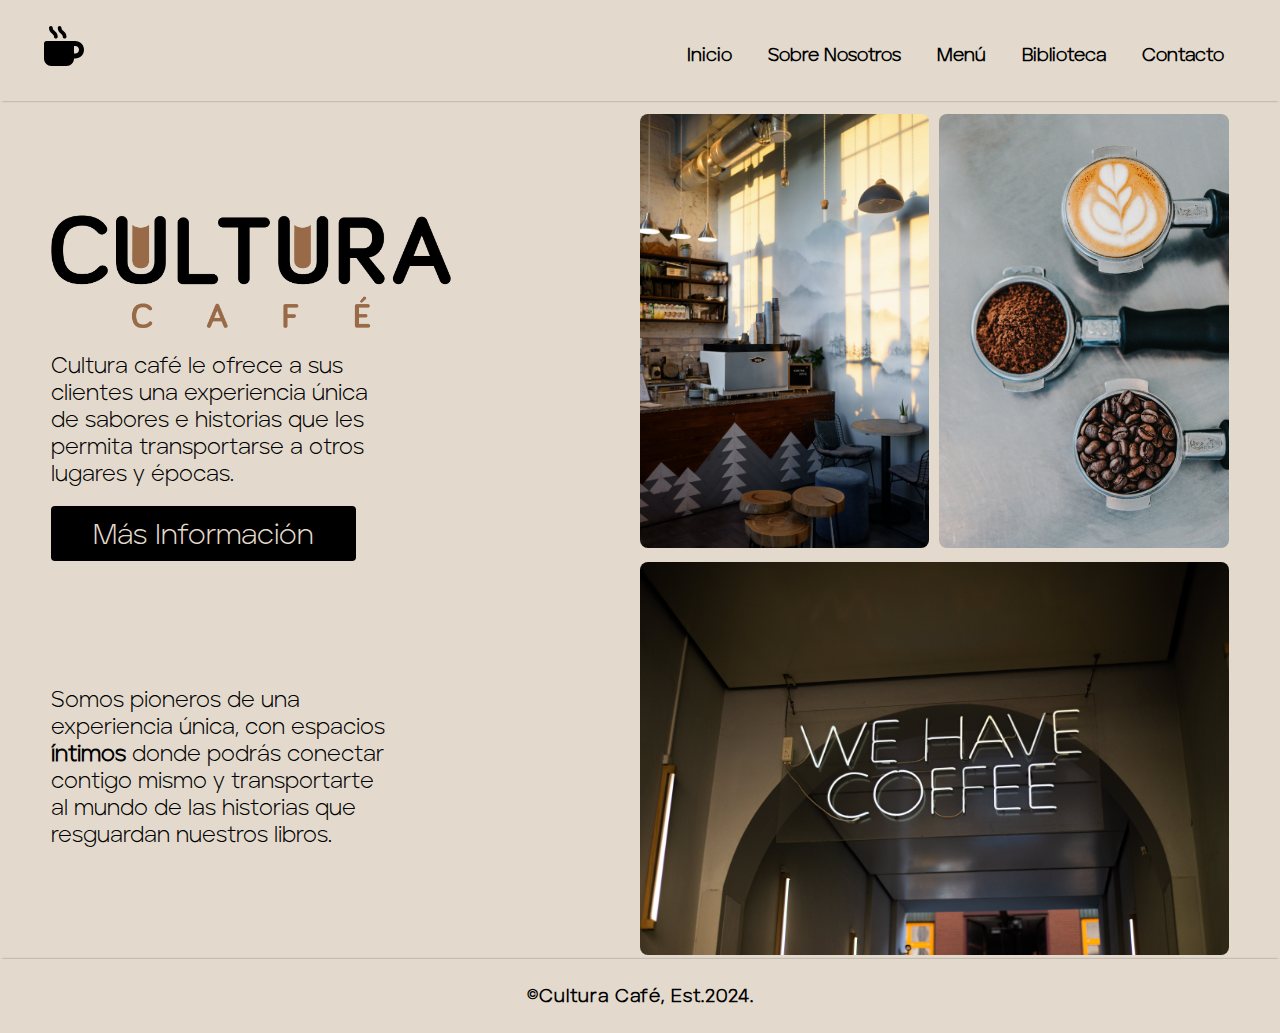
<file: candanoza/CulturaCafe/index.html>
<!DOCTYPE html>
<html lang="en">
<head>
    <meta charset="UTF-8">
    <meta name="viewport" content="width=device-width, initial-scale=1.0">
    <link rel="stylesheet" href="assets/css/styles.css">
    <link rel="preconnect" href="https://fonts.googleapis.com">
    <link rel="preconnect" href="https://fonts.gstatic.com" crossorigin>
    <link href="https://fonts.googleapis.com/css2?family=Roboto:wght@300&display=swap" rel="stylesheet">
    <link rel="stylesheet" href="https://cdnjs.cloudflare.com/ajax/libs/font-awesome/6.4.2/css/all.min.css">
    <link rel="icon" type="image/png" href="assets/mug-hot-solid.svg">
    <title>Cultura Cafe</title>
</head>
<body>
    <header>
        <nav>
            <ul>
                <li id="logo"><img src="assets/mug-hot-solid.svg" alt="" id="logonav"></li>
                <li><a href="index.html">Inicio</a></li>
                <li><a href="aboutus.html">Sobre Nosotros</a></li>
                <li><a href="menu.html">Menú</a></li>
                <li><a href="library.html">Biblioteca</a></li>
                <li><a href="contacto.html">Contacto</a></li>
            </ul>
        </nav>
    </header>
    <main>
        <div id="titulo">
            <section>
                <img src="assets/img/cultura cafe SF.png" alt="Cultura Café Logo" id="culturalogo">
                <p>Cultura café le ofrece a sus clientes una experiencia única de sabores e historias que les permita transportarse a otros lugares y épocas.</p>
                <br>
                <button><a href="aboutus.html">Más Información</a></button>                
            </section>
            <p id="p2">
                Somos pioneros de una experiencia única, con espacios <b>íntimos</b> donde podrás conectar contigo mismo y transportarte al mundo de las historias que resguardan nuestros libros.
            </p>
        </div>
        <div id="bentogrid">
            <div><img src="assets/img/new/pexels-ksenia-chernaya-3951751.jpg" alt=""></div>            
            <div><img src="assets/img/new/nathan-dumlao-Y3AqmbmtLQI-unsplash.jpg" alt=""></div>
            <div><img src="assets/img/new/pexels-sonya-taraban-4796740.jpg" alt=""></div>
        </div>
    </main>
    <footer>
        &copy;Cultura Café, Est.2024.
    </footer>
</body>
</html>
</file>
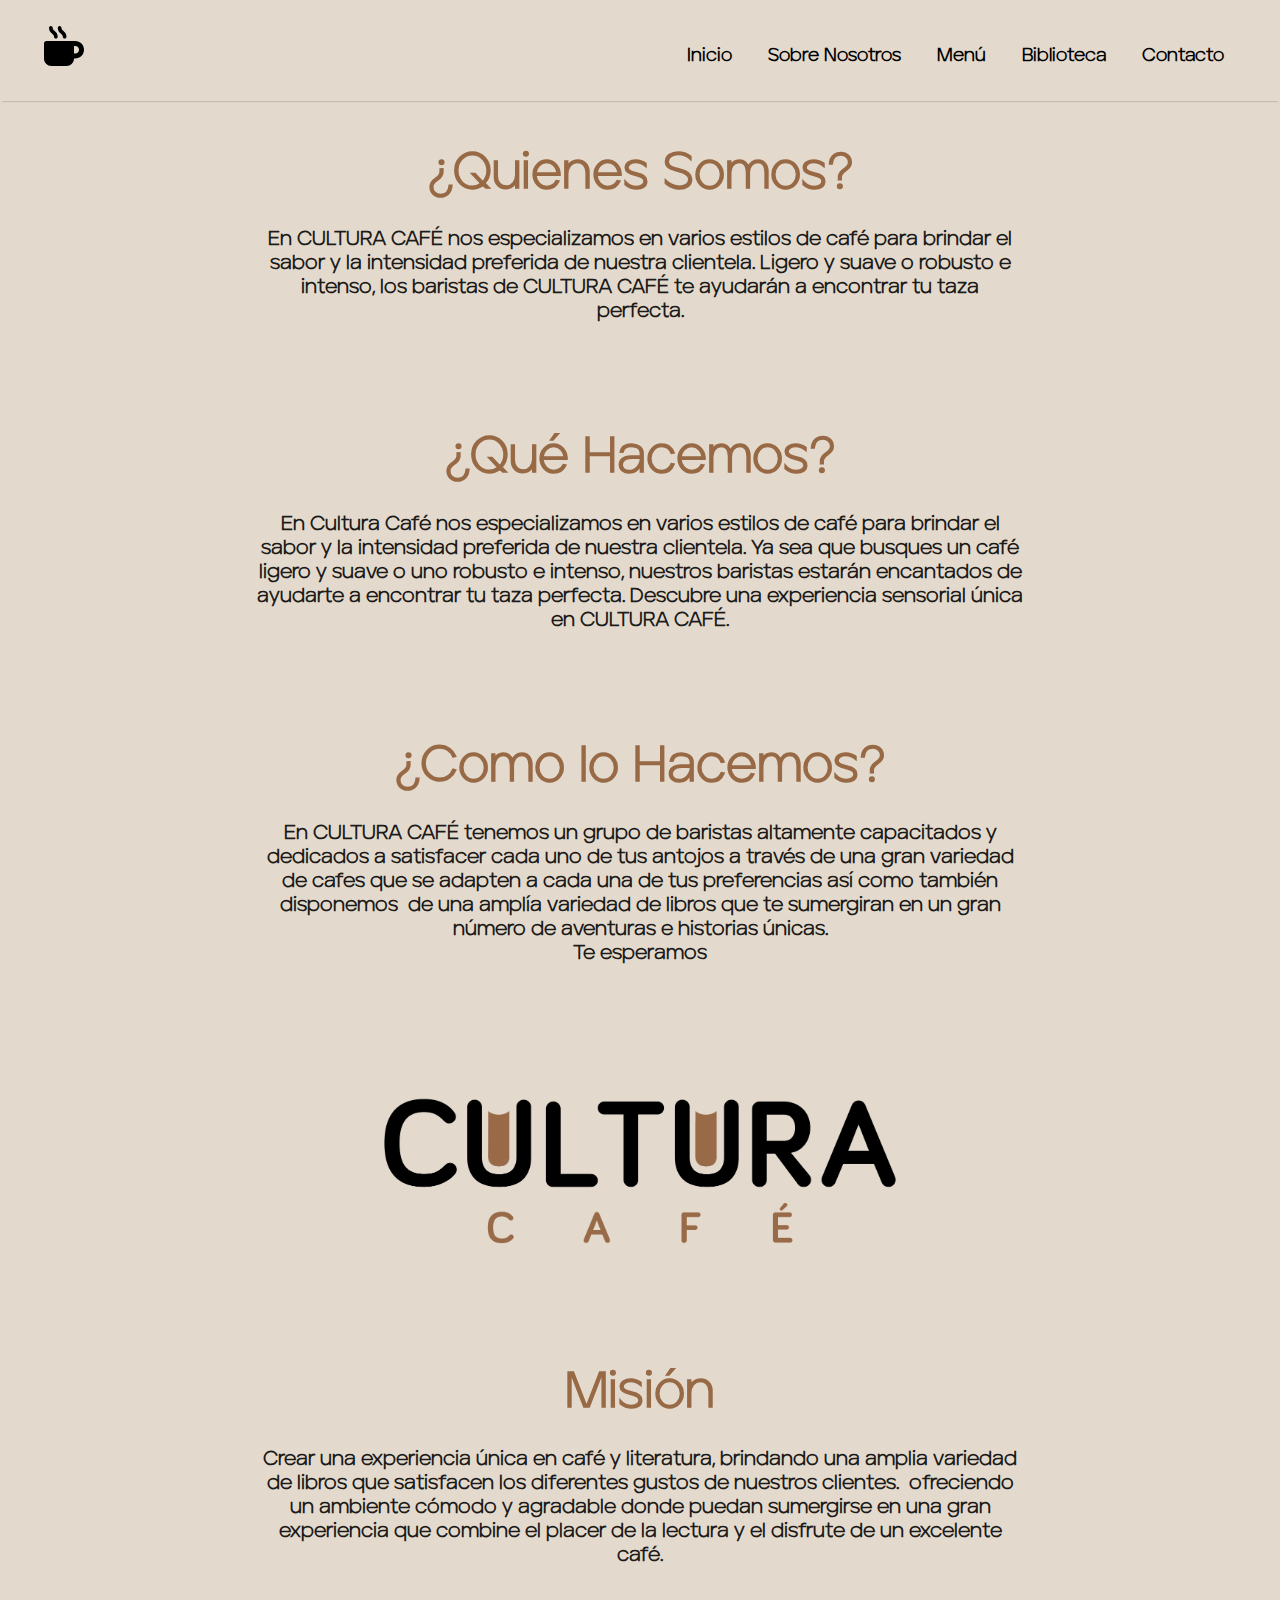
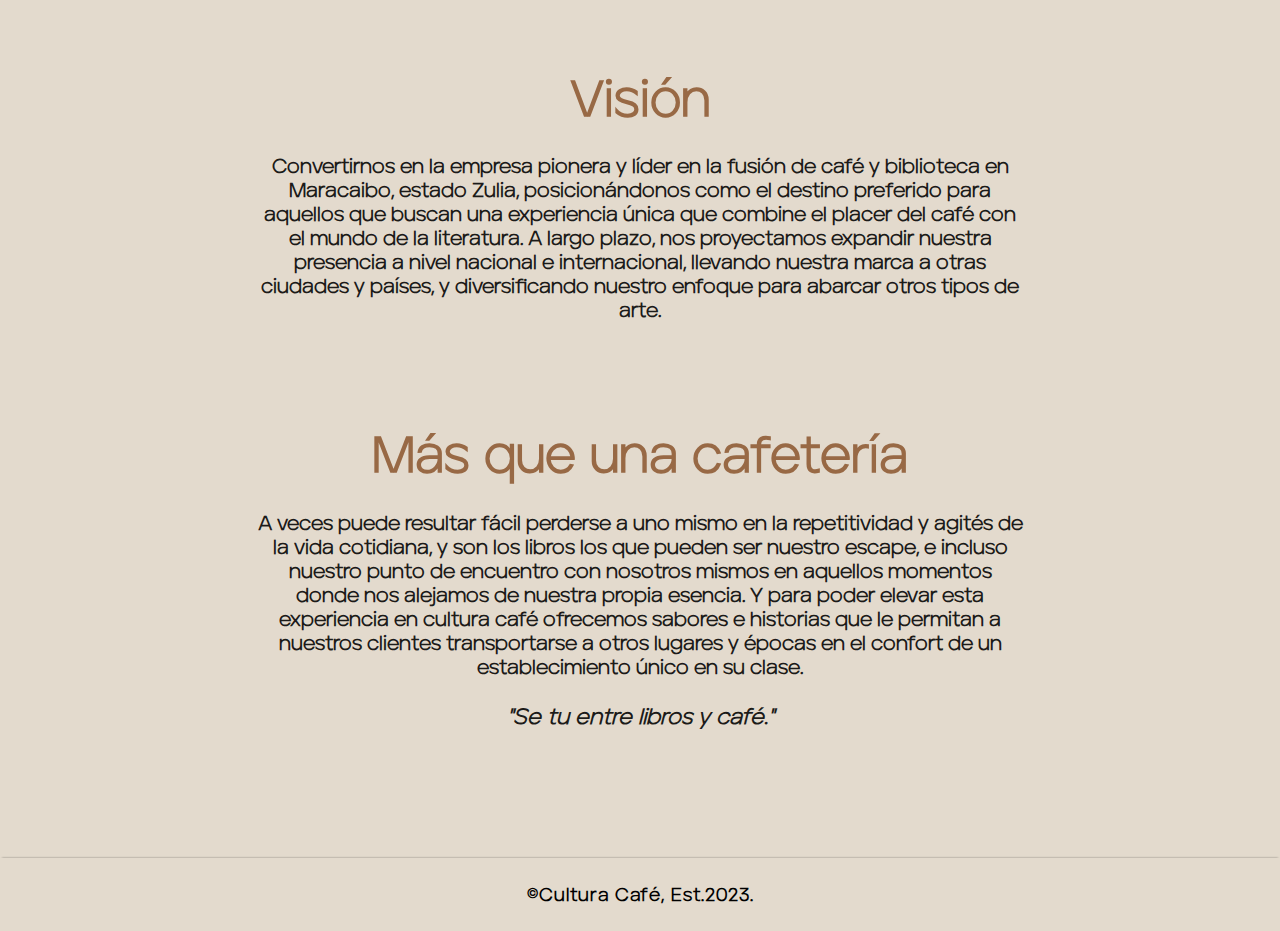
<file: candanoza/CulturaCafe/aboutus.html>
<!DOCTYPE html>
<html lang="en">
<head>
    <meta charset="UTF-8">
    <meta name="viewport" content="width=device-width, initial-scale=1.0">
    <link rel="stylesheet" href="assets/css/styles_aboutus.css">
    <link rel="preconnect" href="https://fonts.googleapis.com">
    <link rel="preconnect" href="https://fonts.gstatic.com" crossorigin>
    <link href="https://fonts.googleapis.com/css2?family=Roboto:wght@300&display=swap" rel="stylesheet">
    <link rel="stylesheet" href="https://cdnjs.cloudflare.com/ajax/libs/font-awesome/6.4.2/css/all.min.css">
    <link rel="icon" type="image/png" href="assets/mug-hot-solid.svg">
    <title>Cultura Café | Sobre Nosotros</title>
</head>
<body>
    <header>
        <nav>
            <ul>
                <li id="logo"><img src="assets/mug-hot-solid.svg" alt="" id="logonav"></li>
                <li><a href="index.html">Inicio</a></li>
                <li><a href="aboutus.html">Sobre Nosotros</a></li>
                <li><a href="menu.html">Menú</a></li>
                <li><a href="library.html">Biblioteca</a></li>
                <li><a href="contacto.html">Contacto</a></li>
            </ul>
        </nav>
    </header>
    <main>
        <div id="nosotros-cultura">
            <h1>¿Quienes Somos?</h1>
            <p>En CULTURA CAFÉ nos especializamos en varios estilos de café para brindar el sabor y la intensidad preferida de nuestra clientela. Ligero y suave o robusto e intenso, los baristas de CULTURA CAFÉ te ayudarán a encontrar tu taza perfecta.</p>
            <br><br>
            <h1>¿Qué Hacemos?</h1>
            <p>En Cultura Café nos especializamos en varios estilos de café para brindar el sabor y la intensidad preferida de nuestra clientela. Ya sea que busques un café ligero y suave o uno robusto e intenso, nuestros baristas estarán encantados de ayudarte a encontrar tu taza perfecta. Descubre una experiencia sensorial única en CULTURA CAFÉ.</p>
            <br><br>
            <h1>¿Como lo Hacemos?</h1>
            <p>En CULTURA CAFÉ tenemos un grupo de baristas altamente capacitados y dedicados a satisfacer cada uno de tus antojos a través de una gran variedad de cafes que se adapten a cada una de tus preferencias así como también disponemos  de una amplía variedad de libros que te sumergiran en un gran número de aventuras e historias únicas. 
            <br>Te esperamos</p>
        </div>
        <div id="imagenaboutus">
            <img src="assets/img/cultura cafe SF.png" alt="">
        </div>
        <div id="nosotros-cultura">
            <h1>Misión</h1>
            <p>Crear una experiencia única en café y literatura, brindando una amplia variedad de libros que satisfacen los diferentes gustos de nuestros clientes.  ofreciendo un ambiente cómodo y agradable donde puedan sumergirse en una gran experiencia que combine el placer de la lectura y el disfrute de un excelente café.</p>
            <br><br>
            <h1>Visión</h1>
            <p>Convertirnos en la empresa pionera y líder en la fusión de café y biblioteca en Maracaibo, estado Zulia, posicionándonos como el destino preferido para aquellos que buscan una experiencia única que combine el placer del café con el mundo de la literatura. A largo plazo, nos proyectamos expandir nuestra presencia a nivel nacional e internacional, llevando nuestra marca a otras ciudades y países, y diversificando nuestro enfoque para abarcar otros tipos de arte.</p>
            <br><br>
            <h1>Más que una cafetería</h1>
            <p>A veces puede resultar fácil perderse a uno mismo en la repetitividad y agités de la vida cotidiana, y son los libros los que pueden ser nuestro escape, e incluso nuestro punto de encuentro con nosotros mismos en aquellos momentos donde nos alejamos de nuestra propia esencia. Y para poder elevar esta experiencia en cultura café ofrecemos sabores e historias que le permitan a nuestros clientes transportarse a otros lugares y épocas en el confort de un establecimiento único en su clase. <br><br>
            <i style="font-size: 22px;">"Se tu entre libros y café."</i></p>
        </div>
    </main>
    <footer>
        &copy;Cultura Café, Est.2023.
    </footer>
</body>
</html>
</file>
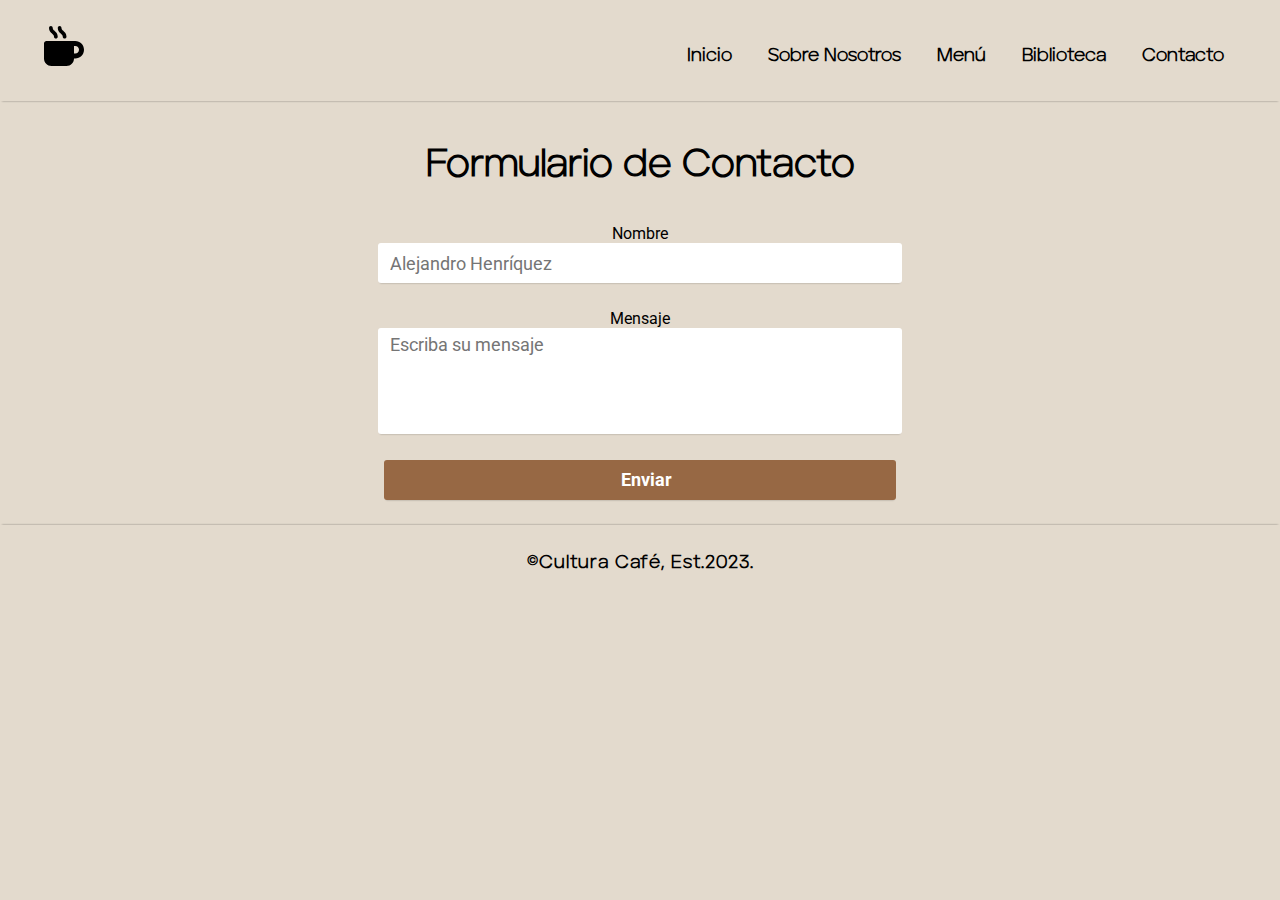
<file: candanoza/CulturaCafe/contacto.html>
<!DOCTYPE html>
<html lang="en">
<head>
    <meta charset="UTF-8">
    <meta name="viewport" content="width=device-width, initial-scale=1.0">
    <link rel="stylesheet" href="assets/css/stylesform.css">
    <link rel="preconnect" href="https://fonts.googleapis.com">
    <link rel="preconnect" href="https://fonts.gstatic.com" crossorigin>
    <link href="https://fonts.googleapis.com/css2?family=Roboto:wght@300&display=swap" rel="stylesheet">
    <link rel="stylesheet" href="https://cdnjs.cloudflare.com/ajax/libs/font-awesome/6.4.2/css/all.min.css">
    <link rel="icon" type="image/png" href="assets/mug-hot-solid.svg">
    <title>Cultura Cafe</title>
</head>
<body>
    <header>
        <nav>
            <ul>
                <li id="logo"><img src="assets/mug-hot-solid.svg" alt="" id="logonav"></li>
                <li><a href="index.html">Inicio</a></li>
                <li><a href="aboutus.html">Sobre Nosotros</a></li>
                <li><a href="menu.html">Menú</a></li>
                <li><a href="library.html">Biblioteca</a></li>
                <li><a href="contacto.html">Contacto</a></li>
            </ul>
        </nav>
    </header>
    <main>
        <h2>Formulario de Contacto</h2>
    </main>
    <form id="formulariocontacto" onsubmit="return enviarWhatsApp(event)">
        <label for="nombre">Nombre</label>
        <input placeholder="Alejandro Henríquez" type="text" id="nombre" name="nombre" >

        <label for="mensaje">Mensaje</label>
        <textarea placeholder="Escriba su mensaje" name="mensaje" id="mensaje" cols="30" rows="10" ></textarea>

        <input class="btn" type="submit" value="Enviar">
        <div class="overlay">
            <div class="spinner"></div>
        </div>
    </form>

    <footer>
        &copy;Cultura Café, Est.2023.
    </footer>
 
    <script src="assets/js/whatsApp.js"></script>
</body>
</html>
</file>
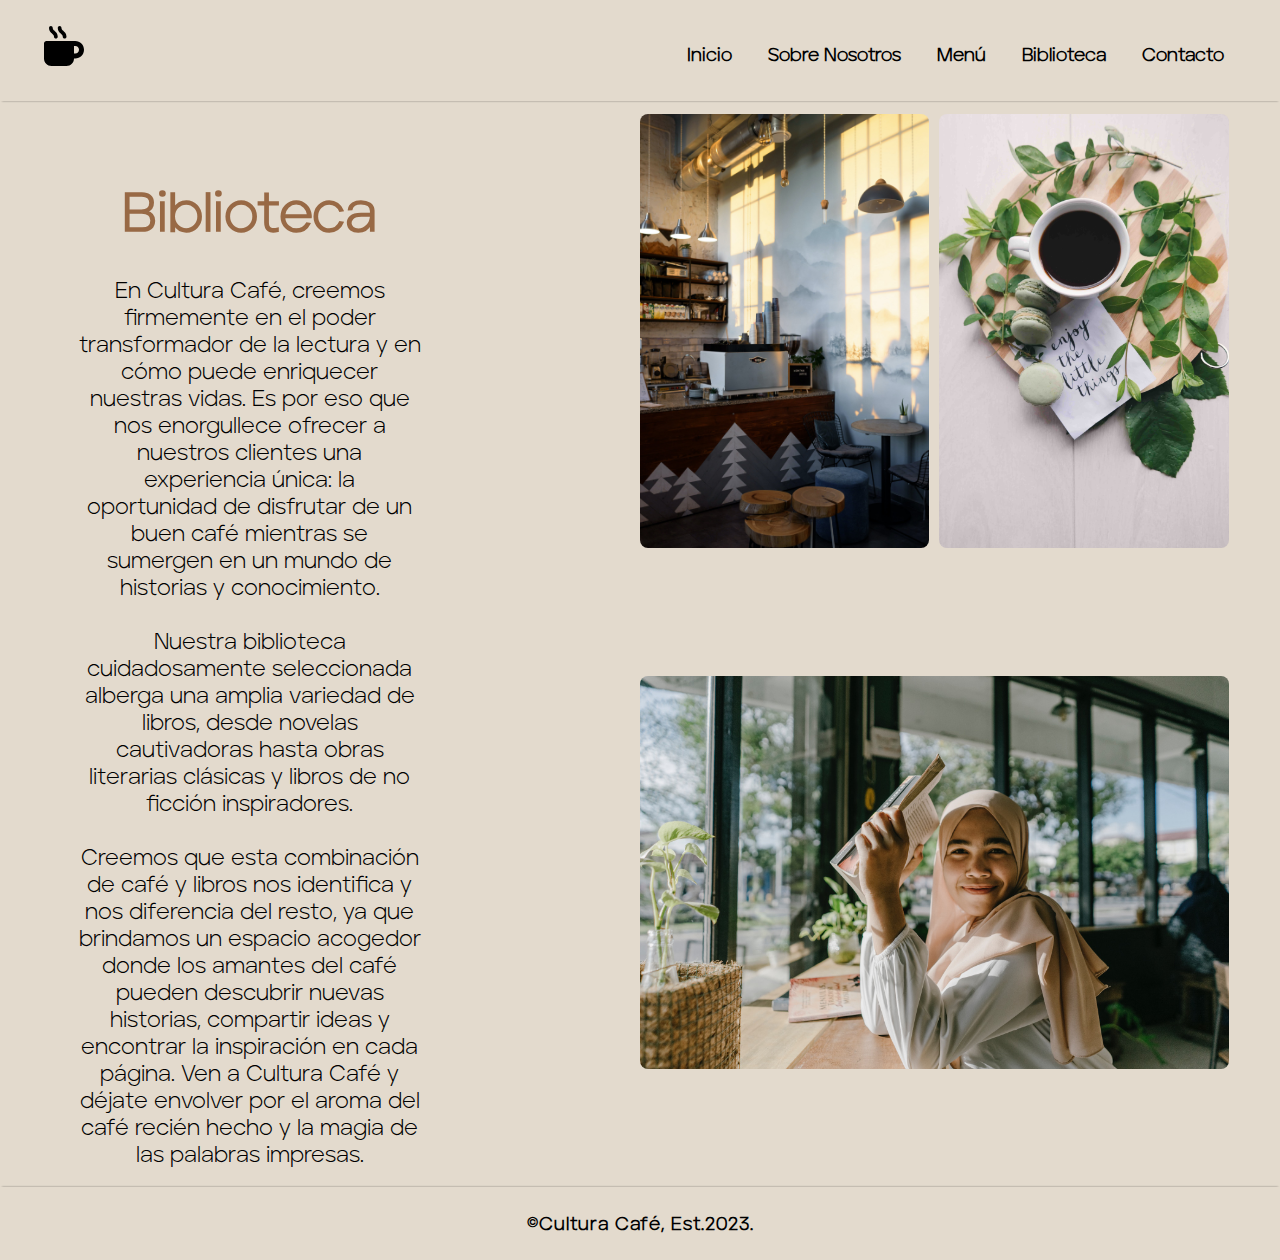
<file: candanoza/CulturaCafe/library.html>
<!DOCTYPE html>
<html lang="en">
<head>
    <meta charset="UTF-8">
    <meta name="viewport" content="width=device-width, initial-scale=1.0">
    <link rel="stylesheet" href="assets/css/styleslibrary.css">
    <link rel="preconnect" href="https://fonts.googleapis.com">
    <link rel="preconnect" href="https://fonts.gstatic.com" crossorigin>
    <link href="https://fonts.googleapis.com/css2?family=Roboto:wght@300&display=swap" rel="stylesheet">
    <link rel="stylesheet" href="https://cdnjs.cloudflare.com/ajax/libs/font-awesome/6.4.2/css/all.min.css">
    <link rel="icon" type="image/png" href="assets/mug-hot-solid.svg">
    <title>Cultura Cafe</title>
</head>
<body>
    <header>
        <nav>
            <ul>
                <li id="logo"><img src="assets/mug-hot-solid.svg" alt="" id="logonav"></li>
                <li><a href="index.html">Inicio</a></li>
                <li><a href="aboutus.html">Sobre Nosotros</a></li>
                <li><a href="menu.html">Menú</a></li>
                <li><a href="library.html">Biblioteca</a></li>
                <li><a href="contacto.html">Contacto</a></li>
            </ul>
        </nav>
    </header>
    <main>
        <div id="titulo">
            <section><!-- 
                <img src="assets/img/cultura cafe SF.png" alt="Cultura Café Logo" id="culturalogo"> -->
                <h1>Biblioteca</h1>
                <p style="text-align: center;">En Cultura Café, creemos firmemente en el poder transformador de la lectura y en cómo puede enriquecer nuestras vidas. Es por eso que nos enorgullece ofrecer a nuestros clientes una experiencia única: la oportunidad de disfrutar de un buen café mientras se sumergen en un mundo de historias y conocimiento. <br><br> Nuestra biblioteca cuidadosamente seleccionada alberga una amplia variedad de libros, desde novelas cautivadoras hasta obras literarias clásicas y libros de no ficción inspiradores. <br><br> Creemos que esta combinación de café y libros nos identifica y nos diferencia del resto, ya que brindamos un espacio acogedor donde los amantes del café pueden descubrir nuevas historias, compartir ideas y encontrar la inspiración en cada página. Ven a Cultura Café y déjate envolver por el aroma del café recién hecho y la magia de las palabras impresas.</p>
                <br>              
            </section>
        </div>
        <div id="bentogrid">
            <div><img src="assets/img/new/pexels-ksenia-chernaya-3951751.jpg" alt=""></div>            
            <div><img src="assets/img/new/brigitte-tohm-EAay7Aj4jbc-unsplash.jpg" alt=""></div>
            <div><img src="assets/img/new/umar-ben-ZGQKW-nIW8o-unsplash.jpg" alt=""></div>
        </div>
    </main>
    <footer>
        &copy;Cultura Café, Est.2023.
    </footer>
</body>
</html>
</file>
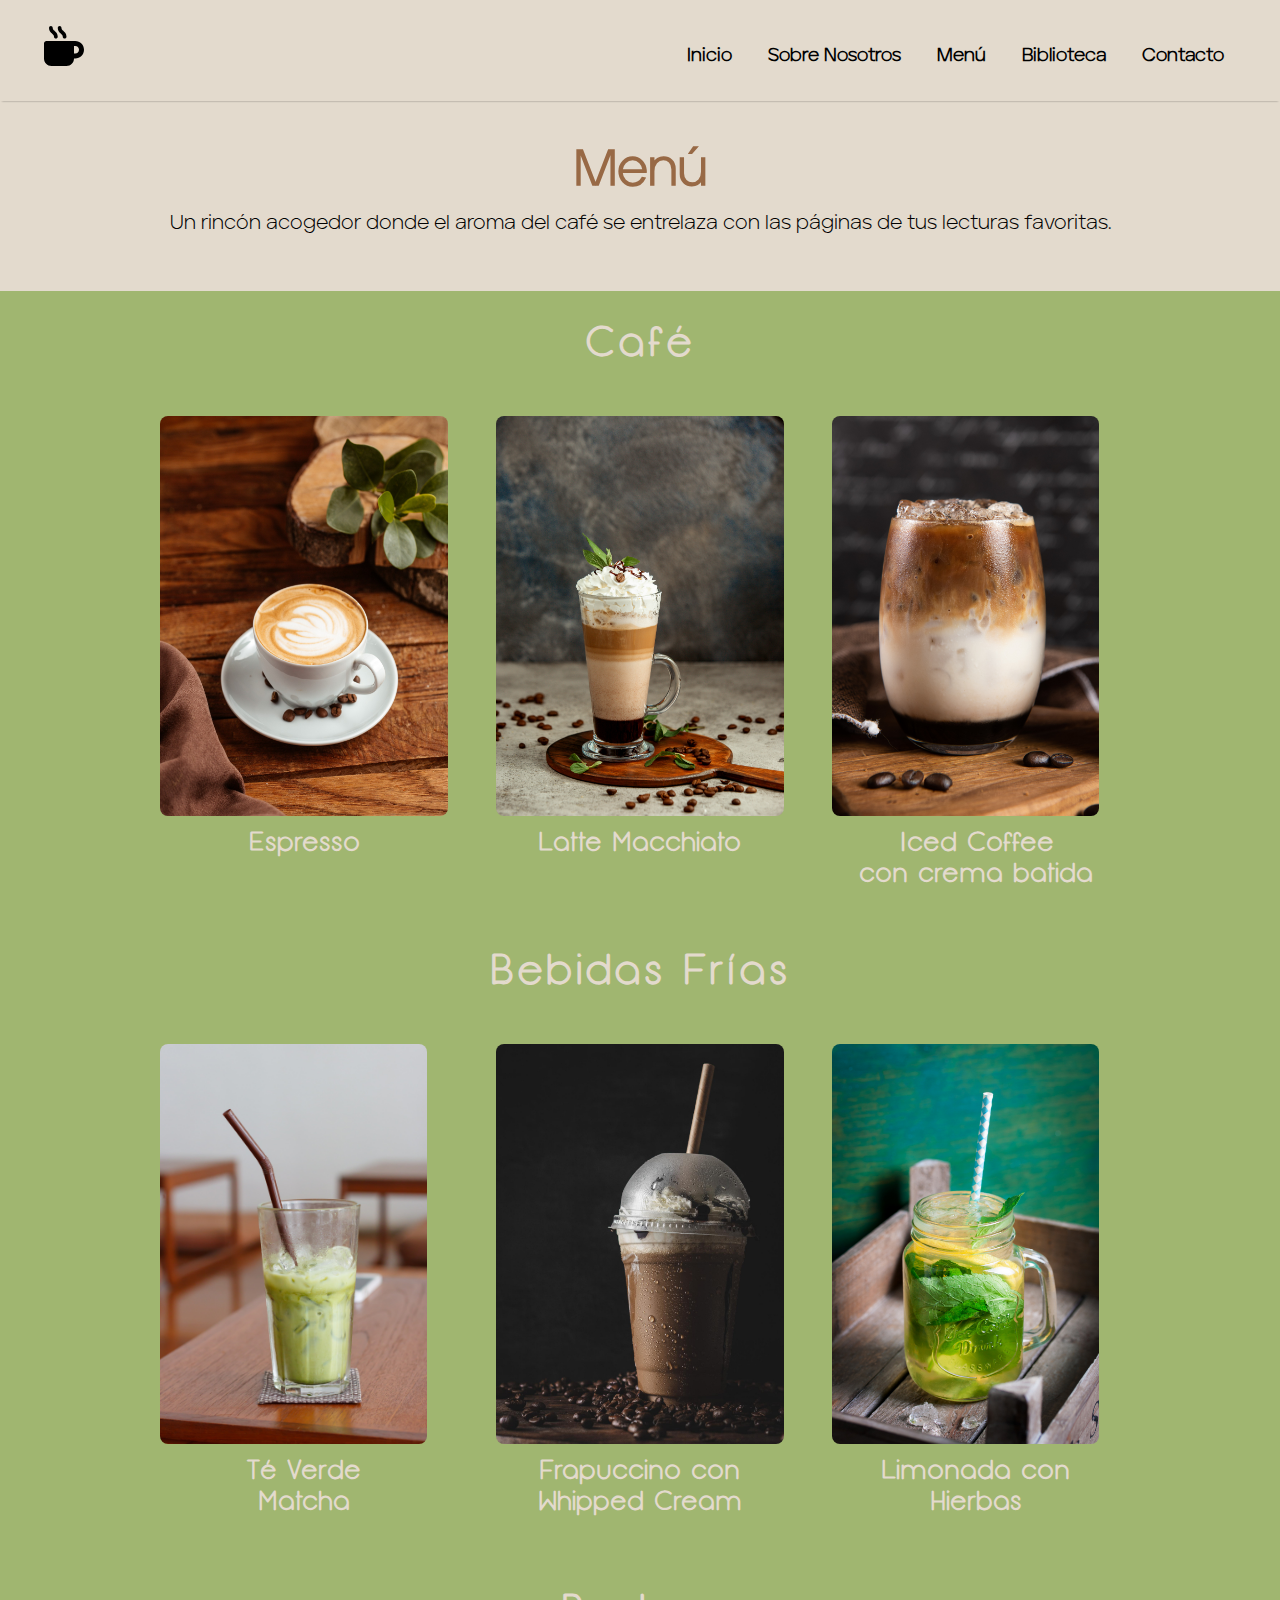
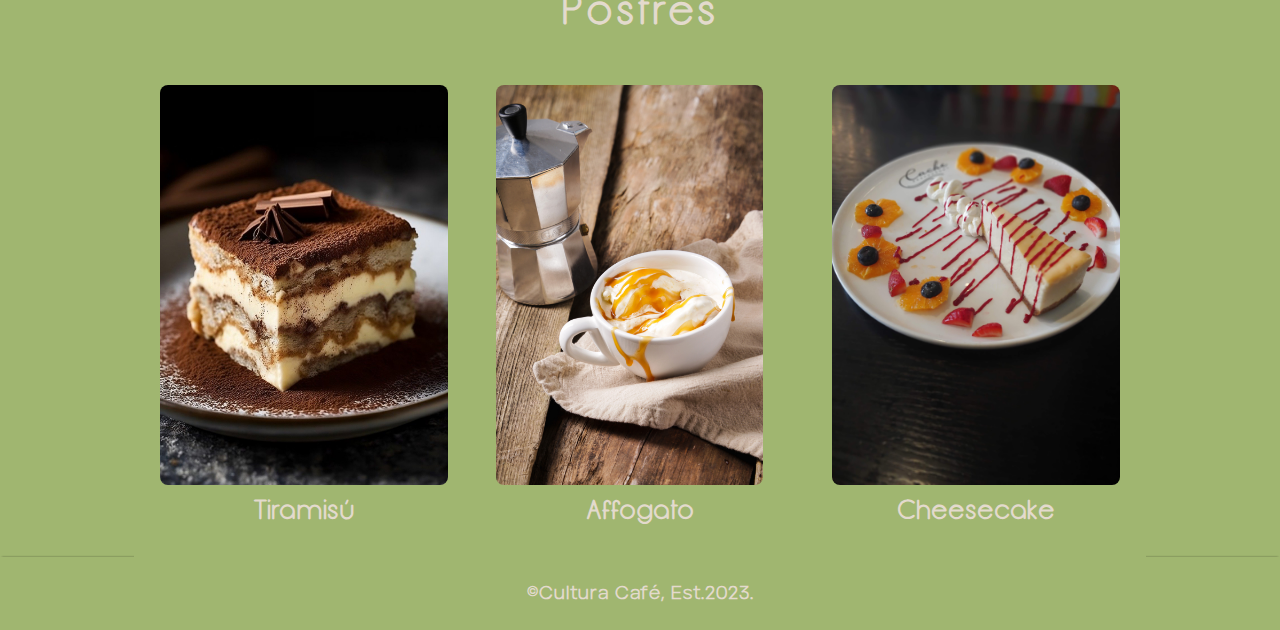
<file: candanoza/CulturaCafe/menu.html>
<!DOCTYPE html>
<html lang="en">
<head>
    <meta charset="UTF-8">
    <meta name="viewport" content="width=device-width, initial-scale=1.0">
    <link rel="stylesheet" href="assets/css/stylesmenu.css">
    <link rel="preconnect" href="https://fonts.googleapis.com">
    <link rel="preconnect" href="https://fonts.gstatic.com" crossorigin>
    <link href="https://fonts.googleapis.com/css2?family=Roboto:wght@300&display=swap" rel="stylesheet">
    <link rel="stylesheet" href="https://cdnjs.cloudflare.com/ajax/libs/font-awesome/6.4.2/css/all.min.css"> 
    <link rel="icon" type="image/png" href="assets/mug-hot-solid.svg">
    <title>Cultura Café | Menú</title>
</head>
<body>
    <header>
        <nav>
            <ul>
                <li id="logo"><img src="assets/mug-hot-solid.svg" alt="" id="logonav"></li>
                <li><a href="index.html">Inicio</a></li>
                <li><a href="aboutus.html">Sobre Nosotros</a></li>
                <li><a href="menu.html">Menú</a></li>
                <li><a href="library.html">Biblioteca</a></li>
                <li><a href="contacto.html">Contacto</a></li>
            </ul>
        </nav>
    </header>
    <main>
        <div id="header-menu">
            <h1>Menú</h1>
            <p>Un rincón acogedor donde el aroma del café se entrelaza con las páginas de tus lecturas favoritas.</p>
        </div>
        <div id="menu">
            <h2>Café</h2>
            <div id="cafes">
                <div>
                    <div class="menu-item">
                        <img id="cafeimg" src="assets/img/new/top-view-hot-espresso-with-brown-coffee-seeds-brown-wooden-desk-coffee-cup-drink.jpg" alt="">
                        <div class="overlay">
                            <p class="description">Un café intenso y concentrado con un sabor rico y robusto. Disfruta de la esencia pura del café en cada sorbo.</p>
                        </div>
                    </div>
                    <h3>Espresso</h3>
                </div>
                <div>
                    <div class="menu-item">
                        <img id="cafeimg" src="assets/img/new/cup-three-layered-coffee-dark.jpg" alt="">
                        <div class="overlay">
                            <p class="description">Una deliciosa combinación de espresso suave y leche vaporizada, coronada con una suave capa de espuma de leche. Disfruta de un equilibrio perfecto entre el café y la leche.</p>
                        </div>
                    </div>
                    <h3>Latte Macchiato</h3>
                </div>
                <div>
                    <div class="menu-item">
                        <img id="cafeimg" src="assets/img/new/iced-coffee-with-whipped-cream.jpg" alt="">
                    <div class="overlay">
                        <p class="description">Un café refrescante y helado acompañado de crema batida. La combinación perfecta para combatir el calor con un toque dulce.</p>
                    </div>
                    </div>
                    <h3>Iced Coffee <br> con crema batida</h3>
                </div>
            </div>
            <h2>Bebidas Frías</h2>
            <div id="bebidas">
                <div>
                    <div class="menu-item">
                        <img class="cafeimg" src="assets/img/new/green-tea-1718738_1920.jpg" alt="">
                        <div class="overlay">
                            <p class="description">Un té verde de alta calidad mezclado con matcha en polvo, que ofrece un sabor suave y lleno de antioxidantes. Disfruta de una bebida calmante y revitalizante.</p>
                        </div>
                    </div>
                    <h3>Té Verde <br> Matcha</h3>
                </div>
                <div>
                    <div class="menu-item">
                        <img class="cafeimg" src="assets/img/new/vertical-closeup-plastic-cup-cold-coffee-with-vanilla-cream.jpg" alt="">
                        <div class="overlay">
                            <p class="description">Una irresistible mezcla de café helado, leche y hielo, coronada con una generosa capa de whipped cream (crema batida). Un placer cremoso y refrescante que satisfará tus antojos.</p>
                        </div>
                    </div>
                    <h3>Frapuccino con <br> Whipped Cream</h3>
                </div>
                <div>
                    <div class="menu-item">
                        <img class="cafeimg" src="assets/img/new/lemonade.jpg" alt="">
                        <div class="overlay">
                            <p class="description">Una refrescante limonada infusionada con hierbas frescas, que combina el sabor cítrico del limón con notas herbales. Una bebida vigorizante y llena de sabor.</p>
                        </div>
                    </div>
                    <h3>Limonada con Hierbas</h3>
                </div>
            </div>
            <h2 style="margin-top: 3%;">Postres</h2>
            <div id="postres">
                <div>
                    <div class="menu-item">
                        <img class="cafeimg" src="assets/img/new/cake-8342822_1280.jpg" alt="">
                        <div class="overlay">
                            <p class="description">Una obra maestra italiana que combina capas de bizcocho esponjoso empapado en café aromático, con una delicada crema de mascarpone y un toque de cacao en polvo. El equilibrio perfecto entre el dulce y el amargo te deleita.</p>
                        </div>
                    </div>
                    <h3>Tiramisú</h3>
                </div>
                <div>
                    <div class="menu-item">
                        <img class="cafeimg" src="assets/img/new/affogato-coffee-with-ice-cream-cup.jpg" alt="">
                        <div class="overlay">
                            <p class="description">Una experiencia cremosa donde se fusionan el café espresso y el helado de vainilla. El cálido y robusto sabor del café se mezcla con la suavidad y dulzura del helado, creando una combinación irresistible</p>
                        </div>
                    </div>
                    <h3>Affogato</h3>
                </div>
                <div>
                    <div class="menu-item">
                        <img class="cafeimg" src="assets/img/new/happy-5969567_1920.jpg" alt="">
                        <div class="overlay">
                            <p class="description">Delicioso cheesecake con una salsa de fresa que aporta un toque dulce y refrescante. Además, lo adornamos con una selección de frutas frescas al costado, añadiendo colores vibrantes y un contraste delicioso.</p>
                        </div>
                    </div>
                    <h3>Cheesecake</h3>
                </div>
            </div>
        </div>
    </main>
    <footer>
        &copy;Cultura Café, Est.2023.
    </footer>
</body>
</html>
</file>
<file: candanoza/CulturaCafe/assets/css/styles.css>
*{
    margin: 0;
    padding: 0;
}

@font-face {
    font-family: 'Arial-Rounded';
    src: url(../fonts/Arial\ Rounded\ MT\ Regular.ttf) format('truetype');
    font-weight: normal;
    font-style: normal;
}

@font-face {
    font-family: 'Aventa';
    src: url(../fonts/Aventa-LightPERSONALUSEONLY.otf) format('opentype');
    font-weight: normal;
    font-style: normal;
}

header{
    background-color: #e3dacd/* #fefbf5 */;
    height: 100px;
    width: 100%;
    font-family: 'Aventa';
    display: table;
}

header nav ul{
    list-style: none;
    text-align: center;
    display: flex;
    justify-content: flex-end;
    padding: 2%;
    padding-bottom: 1%;
    padding-right: 3%;
    margin-bottom: 1%;
    box-shadow: 0 2px 2px -2px rgba(0,0,0,.4);
}

header nav ul li{
    margin: 18px;
    font-size: 18px;
    font-weight: 600;
    transition: all 0.4s ease-in-out;
}

header nav ul li:hover{
    color: #986945;
    transform: scale(1.1);
}

header nav ul li a{
    text-decoration: none;
    color: #000;
    transition: all 0.2s ease-in-out;
}

header nav ul li a:hover{
    color: #986945;
}

#logo{
    margin-right: auto;
    margin-top: auto;
}

#logonav{
    margin: 0;
    padding: 0;
    width: 40px;
}

#culturalogo{
    width: 400px;
    padding-left: 8%;
    padding-right: 5%;
    padding-top: 5%;
    padding-bottom: 0,5%;
}

#bentogrid{
    display: grid;
    grid-template-columns: 1fr 1fr;
    grid-gap: 10px;
    padding-right: 8%;
}

#bentogrid div:nth-child(3) {
    grid-column: 1 / 3;
    grid-row: 2;
}

#bentogrid div{

}

#bentogrid img{
    width: 100%;
    height: auto;
    border-radius: 8px;
}

#tituloimg{
    width: 100%;
    height: auto;
    border-radius: 8px; 
}

main {
    display: grid;
    grid-template-columns: 1fr 1fr;
}

body{
    background-color: #e3dacd;
    font-family: 'Roboto', sans-serif;
}

#titulo{
    display: grid;
}

#titulo p{
    font-family: 'Aventa';
    font-size: 22px;
    font-weight: 500;
    padding-left: 8%;
    padding-top: 2%;
    max-width: 54%;
}

#titulo section{
    justify-content: center;
    align-items: center;
    padding-top: 10%;
    vertical-align: middle;
}

/* /////////////// */
button a{
    text-decoration: none;
    color: #e3dacd;

}
button{
    border-radius: 4px;
    font-family: 'Aventa';
    background:#000000;
    color:#e3dacd;
    border:none;
    position:relative;
    height:55px;
    font-size:28px;
    padding:0 1.5em;
    cursor:pointer;
    transition:800ms ease all;
    outline:none;
    margin-left: 8%;
  }
  button:hover{
    background:#986945;
    color:#fff;
  }
  button:before,button:after{
    content:'';
    position:absolute;
    top:0;
    right:0;
    height:2px;
    width:0;
    background: #fff8ee;
    transition:400ms ease all;
  }
  button:after{
    right:inherit;
    top:inherit;
    left:0;
    bottom:0;
  }
  button:hover:before,button:hover:after{
    width:100%;
    transition:800ms ease all;
}

footer{
    background-color: #e3dacd;
    width: 100%;
    font-family: 'Aventa';
    display: table;
    justify-content: center;
    align-items: center;
    text-align: center;
    padding-top: 2%;
    padding-bottom: 2%;
    color: #000;
    font-size: 18px;
    font-weight: bold;
    box-shadow: 0 -2px 2px -2px rgba(0,0,0,.4);
    letter-spacing: 1px;
}
</file>
<file: candanoza/CulturaCafe/assets/css/styles_aboutus.css>
*{
    margin: 0;
    padding: 0;
}

@font-face {
    font-family: 'Arial-Rounded';
    src: url(../fonts/Arial\ Rounded\ MT\ Regular.ttf) format('truetype');
    font-weight: normal;
    font-style: normal;
}

@font-face {
    font-family: 'Aventa';
    src: url(../fonts/Aventa-LightPERSONALUSEONLY.otf) format('opentype');
    font-weight: normal;
    font-style: normal;
}

body{
    background-color: #e3dacd;
    font-family: 'Roboto', sans-serif;
}


header{
    background-color: #e3dacd/* #fefbf5 */;
    height: 100px;
    width: 100%;
    font-family: 'Aventa';
    display: table;
}

header nav ul{
    list-style: none;
    text-align: center;
    display: flex;
    justify-content: flex-end;
    padding: 2%;
    padding-bottom: 1%;
    padding-right: 3%;
    margin-bottom: 1%;
    box-shadow: 0 2px 2px -2px rgba(0,0,0,.4);
}

header nav ul li{
    margin: 18px;
    font-size: 18px;
    font-weight: 600;
    transition: all 0.4s ease-in-out;
}

header nav ul li:hover{
    color: #986945;
    transform: scale(1.1);
}

header nav ul li a{
    text-decoration: none;
    color: #000;
    transition: all 0.2s ease-in-out;
}

header nav ul li a:hover{
    color: #986945;
}



#logo{
    margin-right: auto;
    margin-top: auto;
}

#logonav{
    margin: 0;
    padding: 0;
    width: 40px;
}

#nosotros-cultura{
    display: flex;
    justify-content: center;
    align-items: center;
    flex-direction: column;
    margin-top: 2%;
    margin-bottom: 5%;
}

#nosotros-cultura h1{
    font-family: 'Aventa';
    font-size: 50px;
    color: #986945;
    margin-bottom: 2%;
}

#nosotros-cultura p{
    font-family: 'Aventa';
    font-size: 20px;
    color: #000000e0;
    font-weight: 600;
    margin-bottom: 5%;
    text-align: center;
    max-width: 60%;
}

#imagenaboutus{
    padding-left: 10%;
    padding-right: 10%;
    justify-content: center;
    align-items: center;
    display: flex;
}

#imagenaboutus img{
    width: 50%;
    height: auto;
    margin-bottom: 8%;
}

footer{
    background-color: #e3dacd;
    width: 100%;
    font-family: 'Aventa';
    display: table;
    justify-content: center;
    align-items: center;
    text-align: center;
    padding-top: 2%;
    padding-bottom: 2%;
    color: #000;
    font-size: 18px;
    font-weight: bold;
    box-shadow: 0 -2px 2px -2px rgba(0,0,0,.4);
    letter-spacing: 1px;
}
</file>
<file: candanoza/CulturaCafe/assets/css/stylesform.css>
*{
    margin: 0;
    padding: 0;
}

@font-face {
    font-family: 'Arial-Rounded';
    src: url(../fonts/Arial\ Rounded\ MT\ Regular.ttf) format('truetype');
    font-weight: normal;
    font-style: normal;
}

@font-face {
    font-family: 'Aventa';
    src: url(../fonts/Aventa-LightPERSONALUSEONLY.otf) format('opentype');
    font-weight: normal;
    font-style: normal;
}

header{
    background-color: #e3dacd/* #fefbf5 */;
    height: 100px;
    width: 100%;
    font-family: 'Aventa';
    display: table;
}

header nav ul{
    list-style: none;
    text-align: center;
    display: flex;
    justify-content: flex-end;
    padding: 2%;
    padding-bottom: 1%;
    padding-right: 3%;
    margin-bottom: 1%;
    box-shadow: 0 2px 2px -2px rgba(0,0,0,.4);
}

header nav ul li{
    margin: 18px;
    font-size: 18px;
    font-weight: 600;
    transition: all 0.4s ease-in-out;
}

header nav ul li:hover{
    color: #986945;
    transform: scale(1.1);
}

header nav ul li a{
    text-decoration: none;
    color: #000;
    transition: all 0.2s ease-in-out;
}

header nav ul li a:hover{
    color: #986945;
}

body{
    background-color: #e3dacd;
    font-family: 'Roboto', sans-serif;
}


#logo{
    margin-right: auto;
    margin-top: auto;
}

#logonav{
    margin: 0;
    padding: 0;
    width: 40px;
}

#logocultura{
    padding-top: 5%;
    padding-left: 10%;
    padding-right: 10%;
    justify-content: center;
    align-items: center;
    display: flex;
}

#logocultura img{
    width: 50%;
    height: auto;
    margin-bottom: 8%;
}

main h2{
    font-family: 'Aventa';
    font-size: 38px;
    font-weight: bold;
    text-align: center;
    padding-top: 2%;
    padding-bottom: 3%;
    color: #000;
}

form{
    width: 100%;
    display: flex;
    justify-content: center;
    align-items: center;
    flex-direction: column;
}

form input{
    width: 40%;
    height: 40px;
    margin-bottom: 2%;
    border: none;
    border-radius: 3px;
    padding-left: 1%;
    font-size: 18px;
    font-family: 'Roboto';
    box-shadow: 0 2px 2px -2px rgba(0,0,0,.4);
}

form input:focus{
    outline: none;
}

form input::placeholder{
    font-family: 'Roboto';
    font-size: 18px;
}

form textarea{
    width: 40%;
    height: 100px;
    margin-bottom: 2%;
    border: none;
    border-radius: 3px;
    padding-left: 1%;
    padding-top: 0.5%;
    font-size: 18px;
    font-family: 'Roboto';
    box-shadow: 0 2px 2px -2px rgba(0,0,0,.4);
    resize: none;
}

form textarea:focus{
    outline: none;
}

form textarea::placeholder{
    font-family: 'Roboto';
    font-size: 18px;
}

.btn{
    width: 40%;
    height: 40px;
    margin-bottom: 2%;
    border: none;
    border-radius: 3px;
    font-size: 18px;
    font-family: 'Roboto';
    box-shadow: 0 2px 2px -2px rgba(0,0,0,.4);
    background-color: rgb(151, 104, 68);
    color: #fff;
    font-weight: bold;
    transition: all 0.2s ease-in;
    cursor: pointer;
}

.btn:hover{
    background-color: hsl(26, 59%, 44%);
    color: #fff;
    transform: scale(1.01);
}

.overlay{
    position: absolute;
    top: 0;
    left: 0;
    width: 100%;
    height: 100%;
    background: linear-gradient(to top, rgba(0, 0, 0, 0.7), rgba(0, 0, 0, 0));
    display: none;
}


.spinner {
    border: 4px solid rgba(151, 104, 68, 0.6);
    border-left-color: transparent;
    width: 36px;
    height: 36px;
    border-radius: 50%;
    animation: spin 1s linear infinite;
    display: none;
    justify-content: center;
    align-items: center;
    position: absolute;
    top: 50%;
    left: 48%;
}

@keyframes spin {
    0% {
      transform: rotate(0deg);
    }
  
    100% {
      transform: rotate(360deg);
    }
}
  
  

footer{
    background-color: #e3dacd;
    width: 100%;
    font-family: 'Aventa';
    display: table;
    justify-content: center;
    align-items: center;
    text-align: center;
    padding-top: 2%;
    padding-bottom: 2%;
    color: #000;
    font-size: 18px;
    font-weight: bold;
    box-shadow: 0 -2px 2px -2px rgba(0,0,0,.4);
    letter-spacing: 1px;
}
</file>
<file: candanoza/CulturaCafe/assets/css/styleslibrary.css>
*{
    margin: 0;
    padding: 0;
}

@font-face {
    font-family: 'Arial-Rounded';
    src: url(../fonts/Arial\ Rounded\ MT\ Regular.ttf) format('truetype');
    font-weight: normal;
    font-style: normal;
}

@font-face {
    font-family: 'Aventa';
    src: url(../fonts/Aventa-LightPERSONALUSEONLY.otf) format('opentype');
    font-weight: normal;
    font-style: normal;
}

header{
    background-color: #e3dacd/* #fefbf5 */;
    height: 100px;
    width: 100%;
    font-family: 'Aventa';
    display: table;
}

header nav ul{
    list-style: none;
    text-align: center;
    display: flex;
    justify-content: flex-end;
    padding: 2%;
    padding-bottom: 1%;
    padding-right: 3%;
    margin-bottom: 1%;
    box-shadow: 0 2px 2px -2px rgba(0,0,0,.4);
}

header nav ul li{
    margin: 18px;
    font-size: 18px;
    font-weight: 600;
    transition: all 0.4s ease-in-out;
}

header nav ul li:hover{
    color: #986945;
    transform: scale(1.1);
}

header nav ul li a{
    text-decoration: none;
    color: #000;
    transition: all 0.2s ease-in-out;
}

header nav ul li a:hover{
    color: #986945;
}

#logo{
    margin-right: auto;
    margin-top: auto;
}

#logonav{
    margin: 0;
    padding: 0;
    width: 40px;
}

#culturalogo{
    width: 400px;
    padding-left: 8%;
    padding-right: 5%;
    padding-top: 5%;
    padding-bottom: 0,5%;
}

#bentogrid{
    display: grid;
    grid-template-columns: 1fr 1fr;
    grid-gap: 10px;
    padding-right: 8%;
}

#bentogrid div:nth-child(3) {
    grid-column: 1 / 3;
    grid-row: 2;
}

#bentogrid div{

}

#bentogrid img{
    width: 100%;
    height: auto;
    border-radius: 8px;
}

#tituloimg{
    width: 100%;
    height: auto;
    border-radius: 8px; 
}

main {
    display: grid;
    grid-template-columns: 1fr 1fr;
    background-color: #e3dacd;
}

body{
    background-color: #e3dacd;
    font-family: 'Roboto', sans-serif;
}

#titulo{
    display: grid;
}

#titulo p{
    font-family: 'Aventa';
    font-size: 22px;
    font-weight: 500;
    padding-left: 12%;
    padding-top: 2%;
    max-width: 54%;
    color: #000;
}

#titulo section{
    justify-content: center;
    align-items: center;
    padding-top: 10%;
    vertical-align: middle;
}

/* /////////////// */
button a{
    text-decoration: none;
    color: #e3dacd;

}
button{
    border-radius: 4px;
    font-family: 'Aventa';
    background:#000000;
    color:#e3dacd;
    border:none;
    position:relative;
    height:55px;
    font-size:28px;
    padding:0 1.5em;
    cursor:pointer;
    transition:800ms ease all;
    outline:none;
    margin-left: 8%;
  }
  button:hover{
    background:#986945;
    color:#fff;
  }
  button:before,button:after{
    content:'';
    position:absolute;
    top:0;
    right:0;
    height:2px;
    width:0;
    background: #fff8ee;
    transition:400ms ease all;
  }
  button:after{
    right:inherit;
    top:inherit;
    left:0;
    bottom:0;
  }
  button:hover:before,button:hover:after{
    width:100%;
    transition:800ms ease all;
}

footer{
    background-color: #e3dacd;
    width: 100%;
    font-family: 'Aventa';
    display: table;
    justify-content: center;
    align-items: center;
    text-align: center;
    padding-top: 2%;
    padding-bottom: 2%;
    color: #000;
    font-size: 18px;
    font-weight: bold;
    box-shadow: 0 -2px 2px -2px rgba(0,0,0,.4);
    letter-spacing: 1px;
}

#titulo h1{
    font-family: 'Aventa';
    font-size: 55px;
    font-weight: bold;
    padding-left: 12%;
    padding-bottom: 3%;
    max-width: 54%;
    color: #986945;
    text-align: center;
}
</file>
<file: candanoza/CulturaCafe/assets/css/stylesmenu.css>
*{
    margin: 0;
    padding: 0;
}

@font-face {
    font-family: 'Menulis';
    src: url(../fonts/menulis.ttf) format('truetype');
    font-weight: normal;
    font-style: normal;
}

@font-face {
    font-family: 'Arial-Rounded';
    src: url(../fonts/Arial\ Rounded\ MT\ Regular.ttf) format('truetype');
    font-weight: normal;
    font-style: normal;
}

@font-face {
    font-family: 'Aventa';
    src: url(../fonts/Aventa-LightPERSONALUSEONLY.otf) format('opentype');
    font-weight: normal;
    font-style: normal;
}

body{
    background-color: #e3dacd;
    font-family: 'Roboto', sans-serif;
}


header{
    background-color: #e3dacd/* #fefbf5 */;
    height: 100px;
    width: 100%;
    font-family: 'Aventa';
    display: table;
}

header nav ul{
    list-style: none;
    text-align: center;
    display: flex;
    justify-content: flex-end;
    padding: 2%;
    padding-bottom: 1%;
    padding-right: 3%;
    margin-bottom: 1%;
    box-shadow: 0 2px 2px -2px rgba(0,0,0,.4);
}

header nav ul li{
    margin: 18px;
    font-size: 18px;
    font-weight: 600;
    transition: all 0.4s ease-in-out;
}

header nav ul li:hover{
    color: #986945;
    transform: scale(1.1);
}

header nav ul li a{
    text-decoration: none;
    color: #000;
    transition: all 0.2s ease-in-out;
}

header nav ul li a:hover{
    color: #986945;
}



#logo{
    margin-right: auto;
    margin-top: auto;
}

#logonav{
    margin: 0;
    padding: 0;
    width: 40px;
}

#header-menu{
    display: flex;
    align-items: center;
    flex-direction: column;
    padding: 0 5%;
}

#header-menu h1{
    font-family: 'Aventa';
    font-size: 50px;
    color: #986945;
    margin-top: 2%;
    margin-bottom: 1%;
}

#header-menu p{
    font-family: 'Aventa';
    font-size: 20px;
    color: #000;
    text-align: center;
    margin-bottom: 5%;
}

#menu{
    display: flex;
    justify-content: center;
    align-items: center;
    background-color: #a0b670;
    flex-direction: column;
}

#menu h2{
    font-family: 'Menulis';
    font-size: 38px;
    color: #e3dacd;
    justify-content: center;
    align-items: center;
    margin-bottom: 2%;
    margin-top: 2%;
    letter-spacing: 3px;
}

#cafes{
    display: grid;
    grid-template-columns: repeat(3, 1fr);
    background-color: #a0b670;
    gap: 5%;
    padding: 2%;
}

#bebidas{
    display: grid;
    grid-template-columns: repeat(3, 1fr);
    background-color: #a0b670;
    gap: 5%;
    padding: 2%;

}

#cafes img{
    width: 100%;
    height: 400px;
    border-radius: 8px;
    transition: all 0.3s ease-in-out;
}

.menu-item{
    position: relative;
    display: inline-block;
    transition: all 0.3s ease-in-out;
}

.overlay{
    position: absolute;
    top: 0;
    left: 0;
    width: 100%;
    height: 99%;
    opacity: 0;
    background-color: rgba(0, 0, 0, 0.7);
    transition: all 0.5s ease-in-out;
    border-radius: 8px;
}

.menu-item:hover .overlay{
    opacity: 1;
}

.description{
    font-family: 'Menulis';
    position: absolute;
    top: 50%;
    left: 50%;
    transform: translate(-50%, -50%);
    color: #fff;
    text-align: center;
    font-size: 16px;
    font-weight: bold;
    width: 80%;
}

#cafes h3{
    font-family: 'Menulis';
    font-size: 24px;
    color: #e3dacd;
    font-weight: bold;
    text-align: center;
    margin-bottom: 2%;
    margin-top: 2%;
}

#bebidas h3{
    font-family: 'Menulis';
    font-size: 24px;
    color: #e3dacd;
    font-weight: bold;
    text-align: center;
    margin-bottom: 2%;
    margin-top: 2%;
}

#bebidas img{
    width: 100%;
    height: 400px;
    border-radius: 8px;
    transition: all 0.3s ease-in-out;
}

#postres h3{
    font-family: 'Menulis';
    font-size: 24px;
    color: #e3dacd;
    font-weight: bold;
    text-align: center;
    margin-bottom: 2%;
    margin-top: 2%;

}

#postres{
    display: grid;
    grid-template-columns: repeat(3, 1fr);
    background-color: #a0b670;
    gap: 5%;
    padding: 2%;

}

#postres img{
    width: 100%;
    height: 400px;
    border-radius: 8px;
    transition: all 0.3s ease-in-out;
}

footer{
    background-color: #a0b670;
    width: 100%;
    font-family: 'Aventa';
    display: table;
    justify-content: center;
    align-items: center;
    text-align: center;
    padding-top: 2%;
    padding-bottom: 2%;
    color: #e3dacd;
    font-size: 18px;
    font-weight: bold;
    box-shadow: 0 -2px 2px -2px rgba(0,0,0,.4);
    letter-spacing: 1px;
}
</file>
